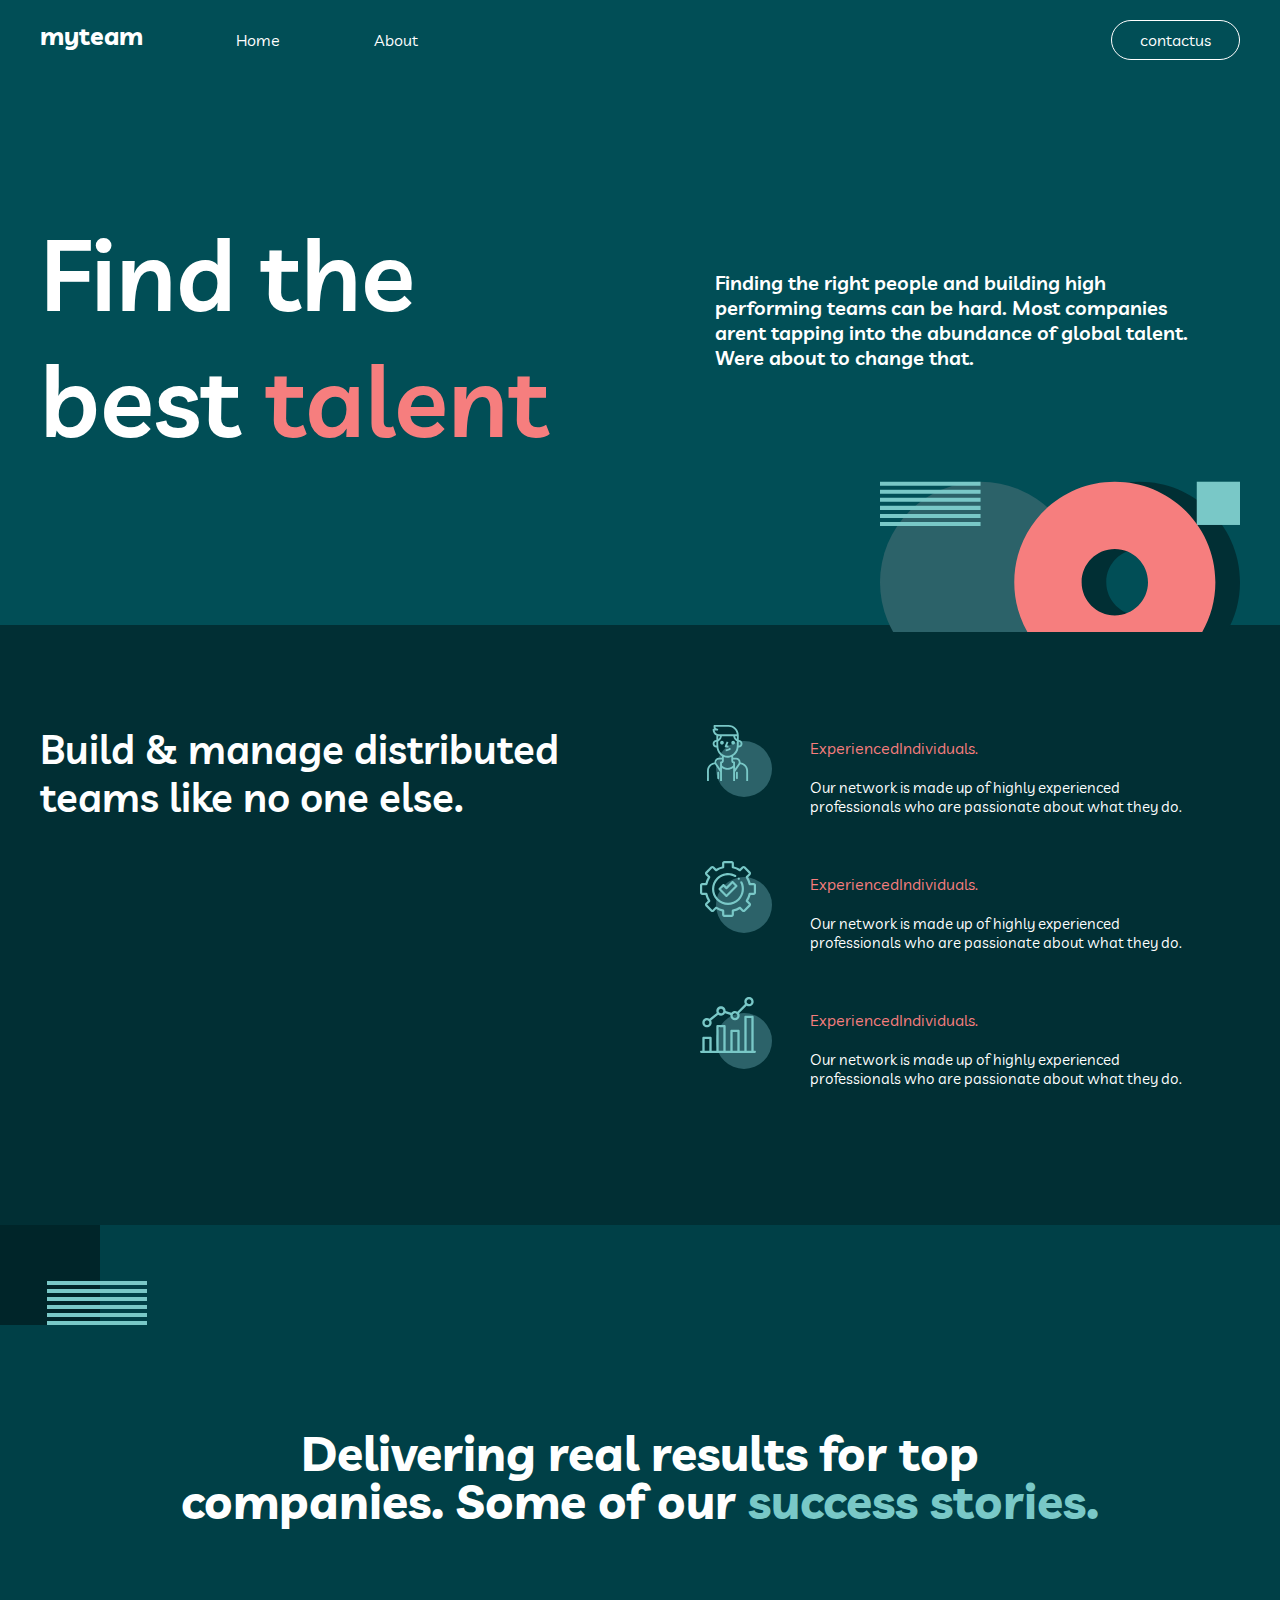
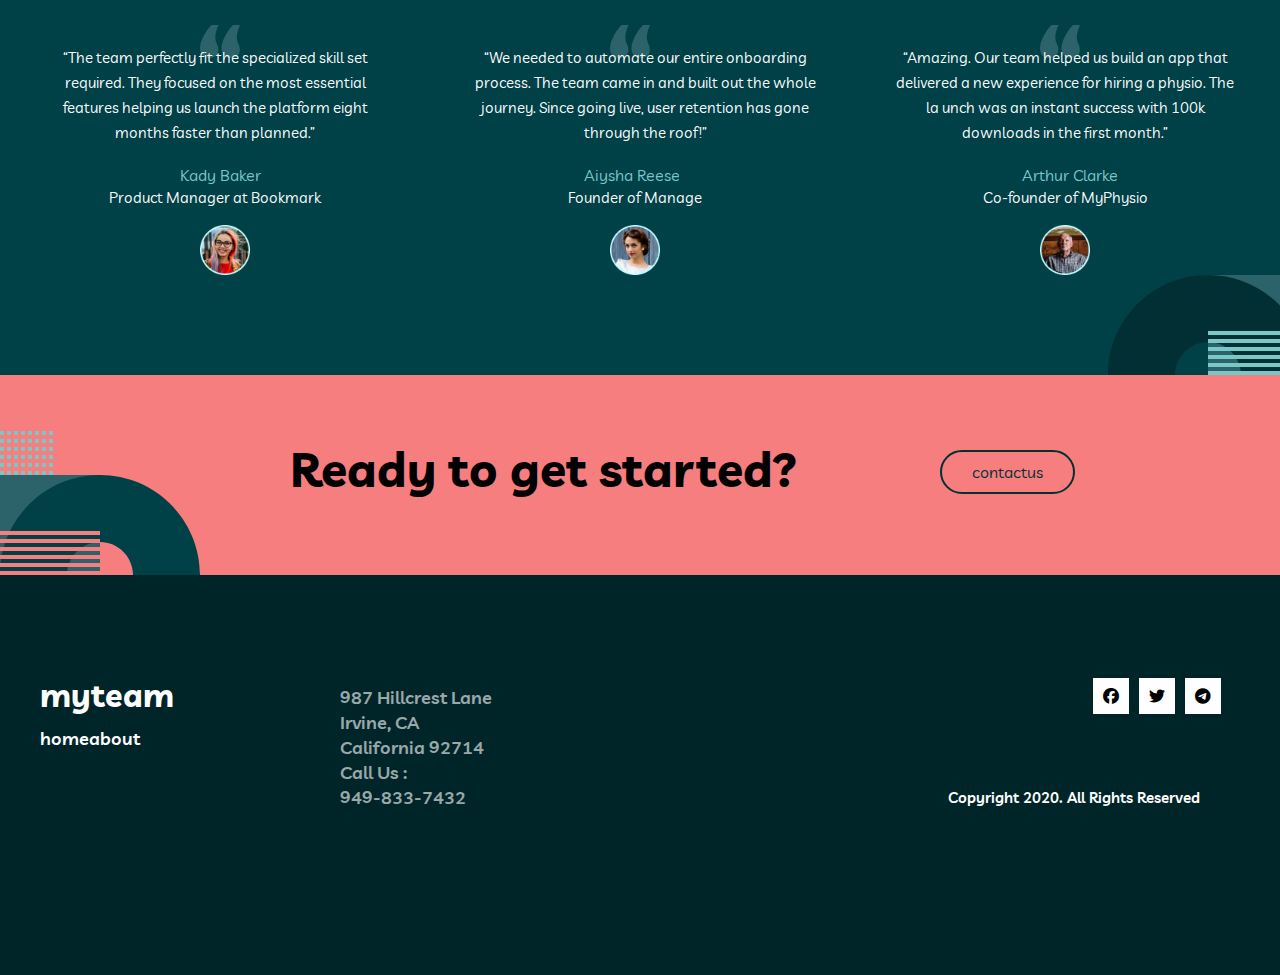
<file: index.html>
<!DOCTYPE html>
<html lang="en">
<head>
  <meta charset="UTF-8">
  <meta http-equiv="X-UA-Compatible" content="IE=edge">
  <meta name="viewport" content="width=device-width, initial-scale=1.0">
  <title>Document</title>
  <link rel="stylesheet" href="/style/col.css">
  <link rel="stylesheet" href="/style/main.css">
  <link rel="stylesheet" href="https://cdnjs.cloudflare.com/ajax/libs/font-awesome/6.1.1/css/all.min.css">
  <link rel="preconnect" href="https://fonts.googleapis.com">
<link rel="preconnect" href="https://fonts.gstatic.com" crossorigin>
<link href="https://fonts.googleapis.com/css2?family=Livvic:ital,wght@0,100;0,200;0,300;0,400;0,500;0,600;0,700;1,100;1,200;1,300;1,400;1,500;1,600;1,700&family=Montserrat:ital,wght@0,100;0,200;0,300;0,400;0,500;0,600;0,700;0,800;0,900;1,100;1,200;1,300;1,400;1,500;1,600;1,700;1,800;1,900&family=Open+Sans:ital,wght@0,500;0,700;1,300;1,400;1,500;1,600;1,700&family=Signika:wght@300;400;500;600;700&display=swap" rel="stylesheet">

</head>
<body>
  <header>

    <div class="conteiner">
      <div class="logo row col-12 between align-center">
        <h1>myteam</h1>
        <a href="#">Home</a>
        <a href="./about.html">About</a>
        <a href="./contct.html" class="click">contactus</a>
        <i style="color:aliceblue" class="fas fa-bars"></i>
      </div>
    </div>
    <div class="img">
      <div class="conteiner">
        <div class="find row">
          <div class="right-section col-6 row">
            <div class="right-sec-title">
              <h1>Find the <br> best  <span>talent</span></h1>
            </div>
          </div>
          <div class="left-sub col-4">
            <div class="left-title">

              <p>Finding the right people and building high performing teams can be hard. Most companies  arent tapping into the abundance of global talent. Were about to change that.</p>

            </div>
            <img src="./img/Group 7 (1).svg" alt="img">
          </div>
        </div>
      </div>
    </div>
  </header>
  <section class="b-m row between">
    <div class="conteiner">
      <div class="build-sec row">
        <div class="build col-6 row">
          <div class="build-title">
            <h1>Build & manage
              distributed <br> teams
              like no one else.</h1>
          </div>
        </div>
        <div class="manage col-6 row align-center">
          <div class="manage-img col-3">
            <img src="./img/Group 11 (1).svg" alt="img">
          </div>
          <div class="manage-title col-8">
            <span>ExperiencedIndividuals.</span>
            <p>Our network is made up of highly experienced professionals who are passionate about what they do.</p>
          </div>
          <div class="manage-img col-3">
            <img src="./img/Group 12.svg" alt="img">
          </div>
          <div class="manage-title col-8">
            <span>ExperiencedIndividuals.</span>
            <p>Our network is made up of highly experienced professionals who are passionate about what they do.</p>
          </div>
          <div class="manage-img col-3">
            <img src="./img/Group 13.svg" alt="img">
          </div>
          <div class="manage-title col-8">
            <span>ExperiencedIndividuals.</span>
            <p>Our network is made up of highly experienced professionals who are passionate about what they do.</p>
          </div>
        </div>
      </div>
    </div>
  </section>
  <section class="result">
    <img class="top-img" src="./img/top.svg" alt="img">
    <div class="conteiner">
      <div class="result-title center ">
        <h2>Delivering real results for top <br> companies. Some of our <span>success stories.</span></h2>
      </div>
     <div class="group row">
      <div class="team row center">
        <div class="kod">
          <img src="./img/“ (1).png" alt="img" >
          <p> “The team perfectly fit the specialized skill set required. They focused on the most essential features helping us launch the platform eight months faster than planned.”</p>
        </div>
        <div class="meta">
          <span>Kady Baker</span>
        </div>
        <div class="kod-title">
          <p>Product Manager at Bookmark</p>
        </div>
        <div class="oval-iim">
          <img src="./img/Oval@2x.png" alt="">

        </div>

      </div>
      <div class="aishe center">
        <div class="aishe-img center">
          <img src="./img/qosht.png" alt="img">
          <p>“We needed to automate our entire onboarding process. The team came in and built out the whole journey. Since going live, user retention has gone through the roof!”</p>
        </div>
        <div class="meta">
          <span>Aiysha Reese</span>
        </div>
        <div class="aishe-title">
          <p>Founder of Manage</p>
        </div>
        <div class="aisha-pic">
          <img src="./img/Oval Copy 5.png" alt="img">
        </div>
      </div>
        <div class="arthur center">
        <div class="bottom-img">
          <img src="./img/bottom.svg" alt="img">
        </div>
        <div class="arthur-img">
          <img src="./img/qosht.png" alt="img">
        </div>
        <div class="arthur-title">
          <p>“Amazing. Our team helped us build an app that delivered a new experience for hiring a physio. The la unch was an instant success with 100k downloads in the first month.”</p>
          <div class="clarke">
            <span>Arthur Clarke</span>
            <p>Co-founder of MyPhysio</p>
          </div>
          <div class="oval-img">
            <img src="./img/Oval Copy 6.png" alt="img">
          </div>


        </div>

      </div>
     </div>

    </div>
  </section>
  <section class="red">
    <img src="./img/red.svg" alt="img">
    <div class="conteiner">
      <div class="get">
        <div class="started ">
          <h1>Ready to get started?</h1>
        </div>
        <div class="contact">
          <a href="./contct.html">contactus</a>
        </div>
      </div>
    </div>
  </section>
  <footer>
    <div class="conteiner">
      <div class="footer-wrapper row between">
        <div class="wrapper col-3">
          <div class="footer-logo">
            <h1>myteam</h1>

          </div>
          <div class="contem col-3 row">
            <p>home</p>
            <!-- &nbsp;&nbsp;&nbsp; -->
            <p>about</p>
          </div>
        </div>
        <div class="footer-title">

          <p>987  Hillcrest Lane</p>
          <p>Irvine, CA</p>
          <p>California 92714</p>
          <p> Call Us :</p>
          <p>949-833-7432</p>
        </div>
        <div class="footer-icon">
          <a href="#"><i class="fab fa-facebook"></i></a>
          <a href="#"><i class="fab fa-twitter"></i></a>
          <a href="#"><i class="fab fa-telegram"></i></a>
        </div>
        <div class="icon-btm-title">
          <p>Copyright 2020. All Rights Reserved</p>
        </div>
      </div>
    </div>
  </footer>
</body>
</html>
</file>
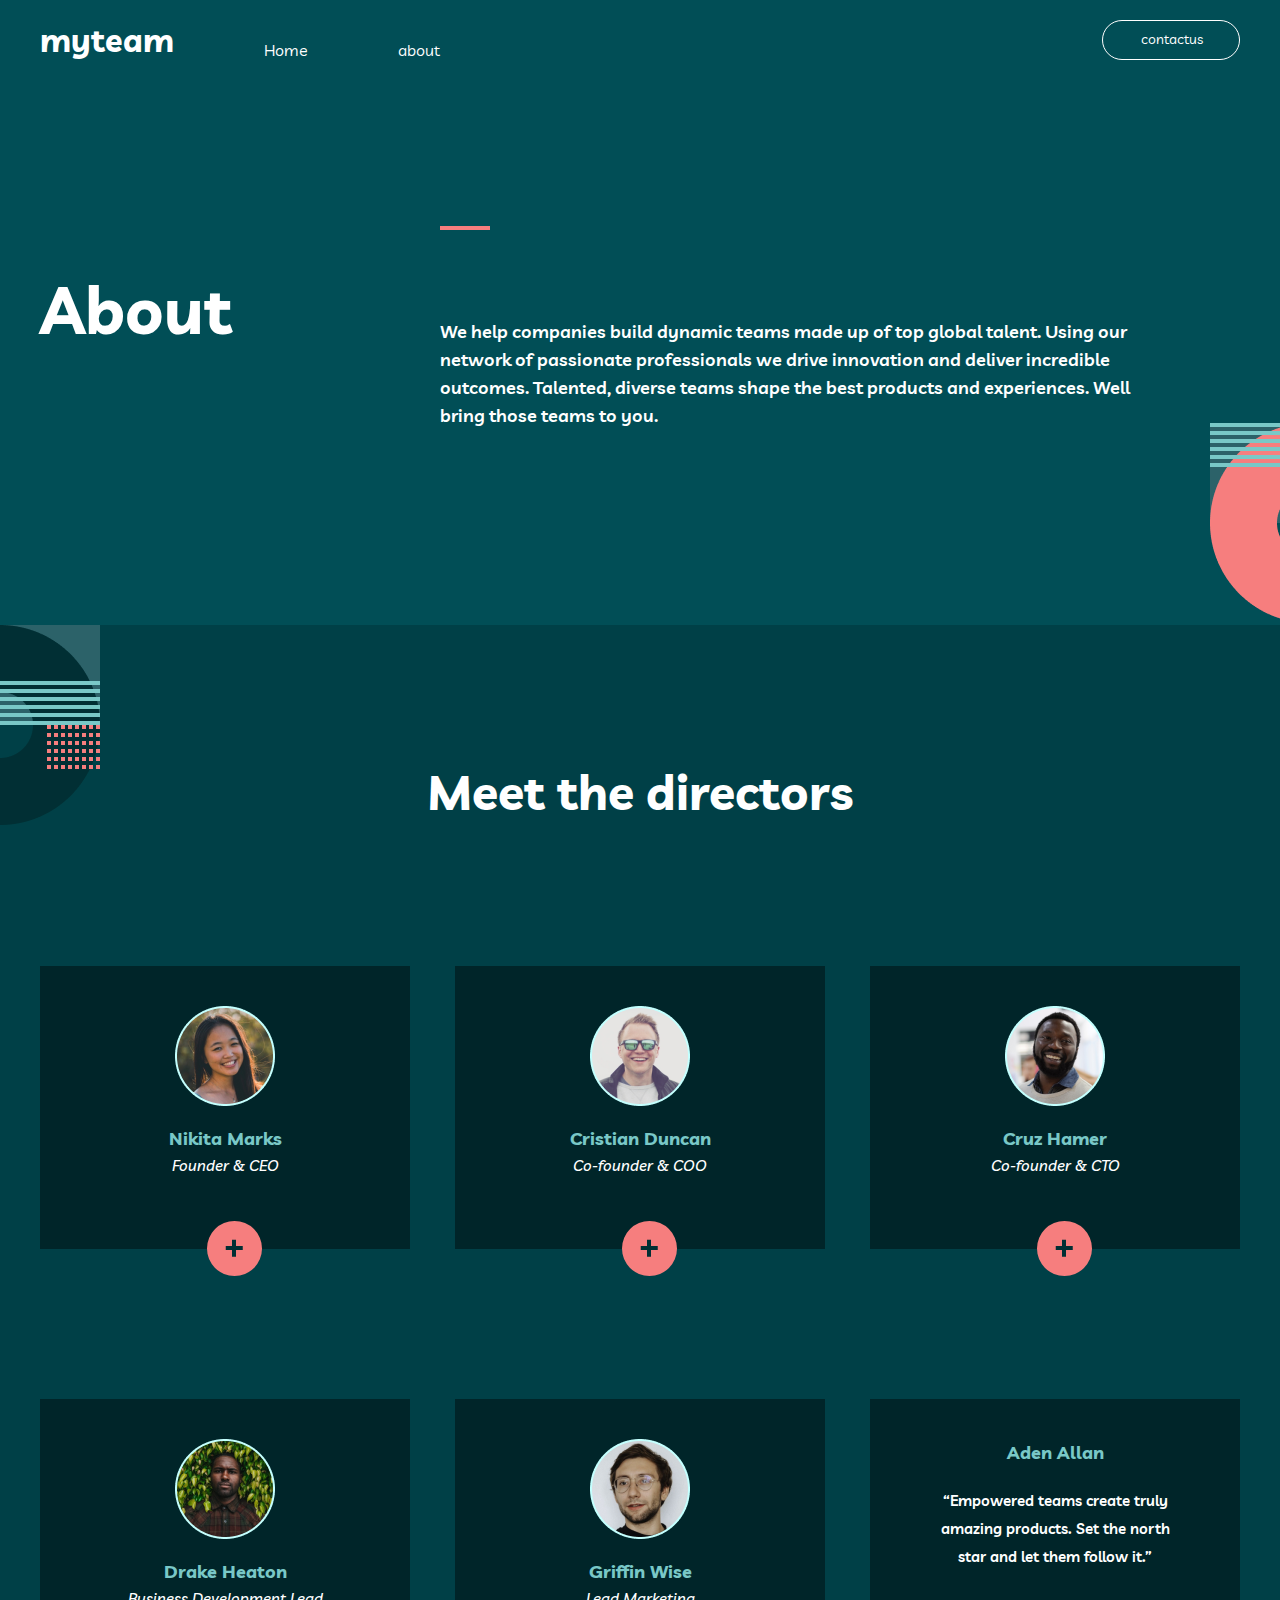
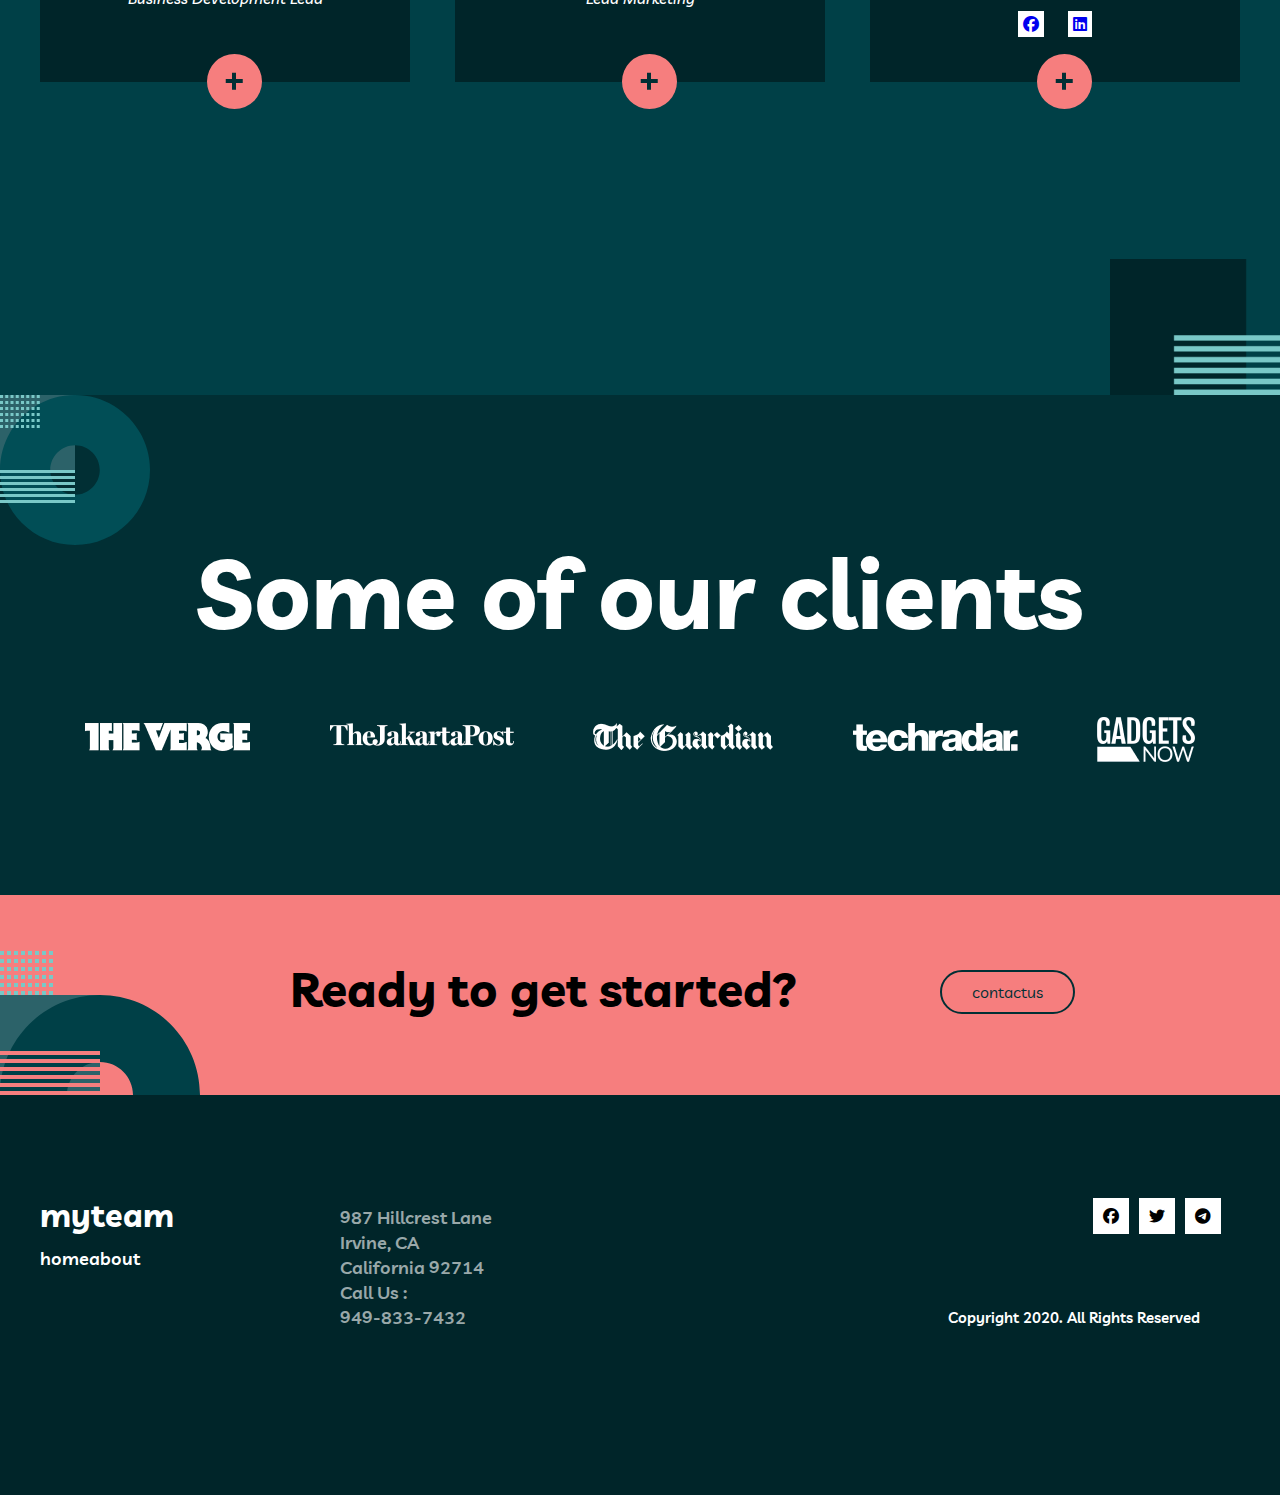
<file: about.html>
<!DOCTYPE html>
<html lang="en">
<head>
  <meta charset="UTF-8">
  <meta http-equiv="X-UA-Compatible" content="IE=edge">
  <meta name="viewport" content="width=device-width, initial-scale=1.0">

  <title>About</title>
  <link rel="stylesheet" href="style/col.css">
  <link rel="stylesheet" href="style/main.css">
  <link rel="stylesheet" href="https://cdnjs.cloudflare.com/ajax/libs/font-awesome/6.1.1/css/all.min.css">
  <link rel="preconnect" href="https://fonts.googleapis.com">
<link rel="preconnect" href="https://fonts.gstatic.com" crossorigin>
<link href="https://fonts.googleapis.com/css2?family=Livvic:ital,wght@0,100;0,200;0,300;0,400;0,500;0,600;0,700;1,100;1,200;1,300;1,400;1,500;1,600;1,700&family=Montserrat:ital,wght@0,100;0,200;0,300;0,400;0,500;0,600;0,700;0,800;0,900;1,100;1,200;1,300;1,400;1,500;1,600;1,700;1,800;1,900&family=Open+Sans:ital,wght@0,500;0,700;1,300;1,400;1,500;1,600;1,700&family=Signika:wght@300;400;500;600;700&display=swap" rel="stylesheet">
</head>
<body>
  <header class="about-headre">
    <div class="conteiner">
      <div class="head col-12 row between">
        <div class="head-logo col-4 row between align-center">
          <h1>myteam</h1>
          <a href="./index.html">Home</a>
          <a href="#">about</a>
        </div>
        <div class="head-item col-1">
          <a href="./contct.html">contactus</a>
        </div>
      </div>
      <div class="about-sec row">
        <div class="about col-4">
          <div class="about-title">
            <h1>About</h1>
          </div>
        </div>

        <div class="right-title col-7">
          <div class="line">
            <img src="./img/line.png" alt="img">
          </div>
          <p>We help companies build dynamic teams made up of top global talent. Using our network of passionate professionals we drive innovation and deliver incredible outcomes. Talented, diverse teams shape the best products and experiences. Well  bring those teams to you.</p>
        </div>
        <div class="right-title-img">
          <img src="./img/about.png" alt="img">
        </div>
      </div>
    </div>

  </header>

  <section class="intro">
    <div class="introtop-img">
      <img src="./img/FR.png" alt="img">
    </div>
    <div class="conteiner">
      <!-- <img src="./img/hed.png" alt=""> -->
      <div class="meet col-12">
        <div class="mett-title center row">
          <h1>Meet the directors</h1>
        </div>
        <div class=" mett-direct col-12 row between">
          <div class="nikita-section center">
            <div class="nikita-content">
              <img src="./img/nikita.png" alt="img">
            <div class="nikita-name">
              <p>Nikita Marks</p>
            </div>
            <div class="nikita-job">
              <p>Founder & CEO</p>
                 <div class="button_plus">

                </div>

            </div>
          </div>
            </div>
          <div class="cristian-section  center">
            <div class="cristian-content">
              <img src="./img/criistiano.png" alt="img">
            <div class="cristian-name">
              <p>Cristian Duncan</p>
            </div>
            <div class="cristian-job">
              <p>Co-founder & COO</p>
              <div class="button_plus"></div>
            </div>
          </div>
            </div>
          <div class="cruz-section  center">
            <div class="cruz-content">
              <img src="./img/Cruz.png" alt="img">
            <div class="cruz-name">
              <p>Cruz Hamer</p>
            </div>
            <div class="cruz-job">
              <p>Co-founder & CTO</p>
              <div class="button_plus"></div>
            </div>
          </div>
            </div>
          <div class="drek-section  center">
            <div class="drek-content">
              <img src="./img/drake.png" alt="img">
            <div class="drek-name">
              <p>Drake Heaton</p>
            </div>
            <div class="drek-job">
              <p>Business Development Lead</p>
              <div class="button_plus"></div>
            </div>
          </div>
            </div>
          <div class="cruz-section  center">
            <div class="cruz-content">
              <img src="./img/Griffin.png" alt="img">
            <div class="cruz-name">
              <p>Griffin Wise</p>
            </div>
            <div class="cruz-job">
              <p>Lead Marketing</p>
              <div class="button_plus"></div>
            </div>
          </div>
            </div>
            <div class="x-section center ">
            <div class="x-content">
              <h4>Aden Allan</h4>
              <p>“Empowered teams create truly <br> amazing products. Set the north <br> star and let them follow it.”</p>
          </div>
          <div class="x-icons">
            <a href="#"><i class="fab fa-facebook"></i></a>
            <a href="#"><i class="fab fa-linkedin"></i></a>


          </div>
          <div class="x-btm-img">
            <div class="button_plus"></div>
          </div>
          <div class="bottom-im">
            <img src="./img/Group 8 Copy.png" alt="img">
          </div>
            </div>

        </div>
      </div>
    </div>
  </section>
  <section class="clients">
    <div class="client-top-img">
      <img src="/img/client-top.svg" alt="img" width="200px
      ">
    </div>
    <div class="conteiner">

      <div class="client-title col-12 center">
        <h1>Some of our clients</h1>
      </div>
      <div class="client-img center">
        <img src="./img/client-img.png" alt="img">
      </div>
    </div>
  </section>
  <section class="red">
    <img src="./img/red.svg" alt="img">
    <div class="conteiner">
      <div class="get">
        <div class="started ">
          <h1>Ready to get started?</h1>
        </div>
        <div class="contact">
          <a href="./contct.html">contactus</a>
        </div>
      </div>
    </div>
  </section>

    <footer>
      <div class="conteiner">
        <div class="footer-wrapper row between">
          <div class="wrapper col-3">
            <div class="footer-logo">
              <h1>myteam</h1>

            </div>
            <div class="contem col-3 row">
              <p>home</p>
              <!-- &nbsp;&nbsp;&nbsp; -->
              <p>about</p>
            </div>
          </div>
          <div class="footer-title">

            <p>987  Hillcrest Lane</p>
            <p>Irvine, CA</p>
            <p>California 92714</p>
            <p> Call Us :</p>
            <p>949-833-7432</p>
          </div>
          <div class="footer-icon">
            <a href="#"><i class="fab fa-facebook"></i></a>
            <a href="#"><i class="fab fa-twitter"></i></a>
            <a href="#"><i class="fab fa-telegram"></i></a>
          </div>
          <div class="icon-btm-title">
            <p>Copyright 2020. All Rights Reserved</p>
          </div>
        </div>
      </div>
    </footer>

</body>
</html>
</file>
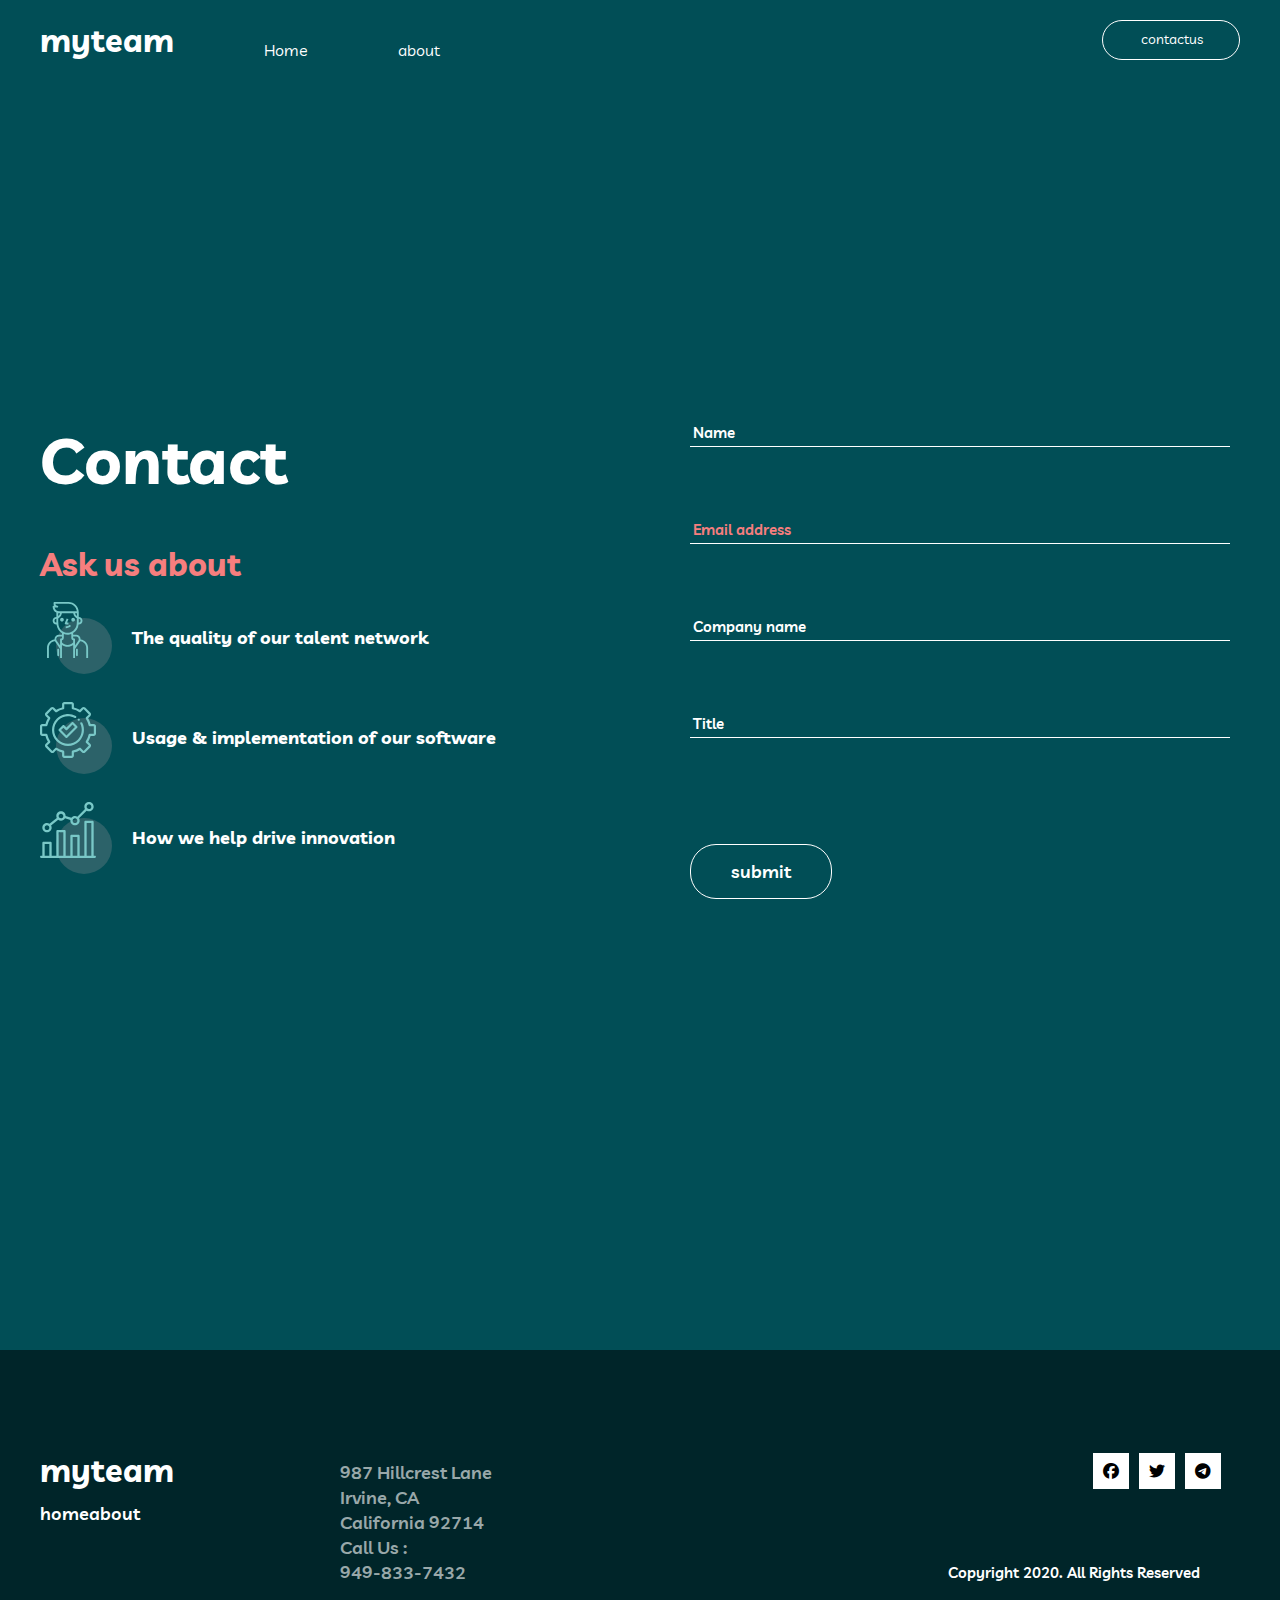
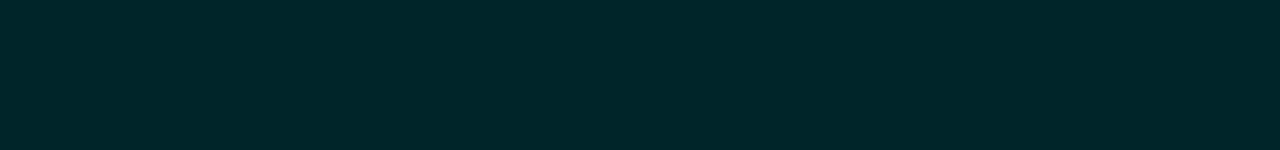
<file: contct.html>
<!DOCTYPE html>
<html lang="en">
<head>
  <meta charset="UTF-8">
  <meta http-equiv="X-UA-Compatible" content="IE=edge">
  <meta name="viewport" content="width=device-width, initial-scale=1.0">
  <title>Document</title>
  <link rel="stylesheet" href="./style/col.css">
  <link rel="stylesheet" href="./style/main.css">
  <link rel="stylesheet" href="https://cdnjs.cloudflare.com/ajax/libs/font-awesome/6.1.1/css/all.min.css">
  <link rel="preconnect" href="https://fonts.googleapis.com">
<link rel="preconnect" href="https://fonts.gstatic.com" crossorigin>
<link href="https://fonts.googleapis.com/css2?family=Livvic:ital,wght@0,100;0,200;0,300;0,400;0,500;0,600;0,700;1,100;1,200;1,300;1,400;1,500;1,600;1,700&family=Montserrat:ital,wght@0,100;0,200;0,300;0,400;0,500;0,600;0,700;0,800;0,900;1,100;1,200;1,300;1,400;1,500;1,600;1,700;1,800;1,900&family=Open+Sans:ital,wght@0,500;0,700;1,300;1,400;1,500;1,600;1,700&family=Signika:wght@300;400;500;600;700&display=swap" rel="stylesheet">
</head>
<body>
  <header class="head-contact">
    <div class="conteiner">
      <div class="head col-12 row between">
        <div class="head-logo col-4 row between align-center">
          <h1>myteam</h1>
          <a href="./index.html">Home</a>
          <a href="./about.html">about</a>
        </div>
        <div class="head-item col-1">
          <a href="#">contactus</a>


        </div>
        <div class="head-icon">
          <i class="fas fa-bars" style="color: white;"></i>
        </div>

      </div>
      <div class="contacts row col-12 ">

        <div class="contact-content col-6">
          <div class="contct-title">
            <h1>Contact</h1>
          </div>
          <div class="contact-sub">
            <p>Ask us about</p>
          </div>
        <div class="wrapper-about">
          <div class="ask-about row align-center">
            <img src="./img/Group 11 (1).svg" alt="img">
            <p>The quality of our talent network</p>
          </div>
          <div class="ask-about row align-center">
            <img src="./img/Group 12.svg" alt="img">
            <p>Usage & implementation of our software</p>
          </div>
          <div class="ask-about row align-center">
            <img src="./img/Group 13.svg" alt="img">
            <p>How we help drive innovation</p>
          </div>
        </div>
        </div>
        <div class="contact-form col-6">
          <form action="#">
            <div class="group">
              <input class="group-input" type="text"><span class="bar"></span>
              <label>Name<label>
              </div>
              <div class="mail">
                <input type="email" name="email"><span class="span"></span>
              <label>Email address<label>
              </div>
              <div class="comp">
                <input  type="text"><span class="com"></span>
                <label>Company name<label>
                </div>
              <div class="title">
                <input  type="text"><span class="tit-span"></span>
                <label>Title<label>
                </div>
                <div class="submit">
                  <a href="#">submit</a>
                </div>
            </div>
          </form>

        </div>
      </div>
    </div>
  </header>
  <footer>
    <div class="conteiner">
      <div class="footer-wrapper row between">
        <div class="wrapper col-3">
          <div class="footer-logo">
            <h1>myteam</h1>

          </div>
          <div class="contem col-3 row">
            <p>home</p>
            <!-- &nbsp;&nbsp;&nbsp; -->
            <p>about</p>
          </div>
        </div>
        <div class="footer-title">

          <p>987  Hillcrest Lane</p>
          <p>Irvine, CA</p>
          <p>California 92714</p>
          <p> Call Us :</p>
          <p>949-833-7432</p>
        </div>
        <div class="footer-icon">
          <a href="#"><i class="fab fa-facebook"></i></a>
          <a href="#"><i class="fab fa-twitter"></i></a>
          <a href="#"><i class="fab fa-telegram"></i></a>
        </div>
        <div class="icon-btm-title">
          <p>Copyright 2020. All Rights Reserved</p>
        </div>
      </div>
    </div>
  </footer>

</body>
</html>
</file>
<file: style/col.css>
*{
  margin: 0;
  padding: 0;
  box-sizing: border-box;
}


.conteiner{
  width: 1200px;
  margin: 0 auto;
}

.row{
  display: flex;
  flex-flow: wrap row;

}
.column {
  flex-direction: column;
}
ul{
  list-style: none;
}
a {
  text-decoration: none;
}
.align-center {
  align-items: center;
}
.align-end {
  align-items: flex-end;
}
.center{
  text-align: center;
  justify-content: center;
}
.between {
  justify-content: space-between;
}
.around {
  justify-content: space-around;
}
.col-1{
  flex-basis: 8.33333%;
  max-width: 8.33333%;
}
.col-2{
  flex-basis: 16.6666%;
  max-width: 16.6666%;
}
.col-3{
  flex-basis: 25%;
  max-width: 25%;
}
.col-4{
  flex-basis: 33.33333%;
  max-width: 33.33333% ;
}
.col-5{
  flex-basis: 41.6666%;
  max-width: 41.6666% ;
}
.col-6{
  flex-basis:50%;
  max-width: 50%;
}
.col-7{
  flex-basis: 58.333333%;
  max-width: 58.333333%;
}
.col-8{
  flex-basis:66.6666%;
  max-width:66.6666%;
}
.col-9{
  flex-basis: 75%;
  max-width: 75%;
}
.col-10{
  flex-basis:83.33333%;
  max-width: 83.33333%;
}
.col-11{
  flex-basis:91.6666%;
  max-width: 91.6666%;
}
.col-12{
  flex-basis:100%;
  max-width: 100%;
}
</file>
<file: style/main.css>
*{
  box-sizing: border-box;
  font-family:'Livvic', sans-serif;
}


header{


  background-color: #014E56;
  height: 625px;
}
.img{


  /* background-image: url('../img/hed.png'); */
  background-repeat: no-repeat;
  background-position:left ;
  background-size: 100px;
}


header a{
  margin-top: 20px;
  color: white;
}

.logo h1{
  margin-top: 10px;
  font-size: 25px;
  color: white;
}
.click{
  margin-left: 50%;
  padding-top: 9px;
  padding-bottom:9px;
  padding-right: 28px;
  padding-left: 28px;
  border: 1px solid ;
  border-radius: 26px;
}

.find{
  position: relative;

}

.right-section{
  position: absolute;
  width: 50%;
  background-color: #014E56;


}
.right-sec-title h1{
  position: absolute;
  top: 150px;
  color: white;
  font-weight: 600;
  font-size: 100px;
}

.right-sec-title span{
  color: #F67E7E;
}
.left-sub{
  position: absolute;
  left: 70%;
  top: 150px;

}
.left-title{
  position: absolute;

}



.left-sub img{
  position: absolute ;
  top: 222px;
  left: 10%;
  width: 360px;
  height: 200px;
}

.left-sub p{
  position: absolute;
  color: white;
  width: 475px;
  height: 112px;
  right: -410px;
  top: 60px;
  font-size: 20px;
  font-weight: 600;
}
.left-title{
  position: absolute;
  right: 100px;
}


.b-m{
  /* position: relative; */
  height: 600px;
  background-color: #012F34;
}

.build-sec{
  position: relative;

}
.build{
  position: absolute;
  top: 100px;

}
.manage{
  position: absolute;
  top: 100px;
  left:50%;
}


.build-title h1 {
  position: absolute;
  /* left: 100px; */
  height: 150px;
  width: 600px;
  font-size: 40px;
  font-weight: 600;
  line-height: 48px;
  color: white;
}

.manage-title p{
  /* position: absolute; */
  width: 100%;
  height: 50px;
  font-size: 15px;
  color: white;
  margin: 20px;
  /* top: 10px; */

}
.manage-img img{
  margin-bottom: 60px;
  margin-left: 60px;
}
.manage-title span{
  widows: 100%;
  margin: 20px;
  color: #F67E7E;
}

.result{
  /* margin-top: 200px; */
  width: 100%;
  height: 750px;
  background-color: #004047;
}

.top-img{
  /* width: 150px; */
}
.result span{
  color: #79C8C7;

  background-image: url();
}
.result h2{

  padding-top: 100px;
  font-size: 48px;
  font-weight: 700;
  line-height: 48px;
  color: white;
}

.team{

  /* margin: 20px; */

  margin-top: 100px;
  position: absolute;
}
.team img{
  width: 40px;
  position: absolute;
  top: -30%;
  left: 120px;

}
.team p{
  position: absolute;
  top: 20px;
  width: 350px;
  height: 100px;
  font-weight: 600px;
  font-size: 15px;
  line-height: 25px;
  color: #ffffff;


}
.meta{
  position: absolute;
  width: 100px;
  top: 140px;
  left: 130px;

}
.group{
  position: relative;
  /* width: 200px; */
}

.kod-title{
  position: absolute;
  top:140px ;
}
.kod img{
  margin-left: 40px;
}

.oval-iim{
  position: absolute;
  width: 70px;
  top: 200px;
  left: 40px;
}
.oval-iim img{
  width: 50px;
}

.aishe{
  position: absolute;
  left: -220px;
}
.aishe-img img{
  position: absolute;
  width: 40px;
  top: 100px;
  right: -830px;
}
.aishe p{
  position: absolute;
  width: 350px;
  height: 300px;
  font-size: 15px;
  font-weight: 400;
  line-height: 25px;
  color: #ffffff;
  top: 120px;
  right: -1000px;
}
.aishe span{
  position: absolute;
  right: -630%;
  top: 100px;
}
.aishe-title{
  position: absolute;
  top: 140px;
  left: -10px;
}
.aisha-pic{
  position: absolute;
}
.aisha-pic img{
  width: 50px;
  position: absolute;
  top: 300px;
  left: 790px;


}
.arthur{
  margin-right: 40px;
  position: relative;
  top: 130px;
  left: 900px;
}

.arthur-title p{
  position: absolute;
  width: 350px;
  top: -10px;
  left: -50px;
  height: 300px;
  font-size: 15px;
  font-weight: 400;
  line-height: 25px;
  color: #ffffff;
}
.arthur-img img{
  position: absolute;
  width: 40px;
  top: -30px;
  left: 100px;

}
.clarke span{
  position: absolute;
  width: 100px;
  top: 110px;
  left: 80px;
}
.clarke p{
  position: absolute;
  top: 130px;
}

.oval-img img{
  width: 50px;
}
.oval-img{
  position: absolute;
  left: 100px;
  top: 170px;
}
.bottom-img img{
  position: absolute;
  top: 220px;
  left: 168px;
}


.red{
  position: relative;
  width: 100%;
  height: 200px;
  background-color: #F67E7E;
}
.get{
  position: absolute;
  height: 170px;


}
.red img{
  position: absolute;
  top: 55.5px;
}
.red h1{
  width: 600px;
  font-size: 48px;
  font-weight: 700;
  line-height: 48px;
  position: absolute;
  left: 250px;
  top: 70px;
}

.contact a{
  /* width: 200px; */
  position: absolute;
  padding: 10px 30px;
  border: 2px solid
  #012F34;
  color: #012F34;
  border-radius: 26px;
  top: 75px;
  left: 900px;
}

.contact-content{
  margin-top: 150px;
}
.contact a:hover{
  background-color: #002529;
  transition: .3s ease;
  color: white;
}
footer{
  background-color: #002529;
  height: 400px;
}
.footer-wrapper{
  position: relative;
  top: 100px;
}

.footer-logo{
  position: absolute;
  color: white;
}
.contem{
  position: absolute;
  top: 50px;
  color: white;
  font-size: 18px;
  font-weight: 600;
  line-height: 28px;
}
.contem:hover p{
  color: #F67E7E;
}
.footer-title {
  height: 285px;
  font-size: 18px;
  font-weight: 600;
  line-height: 25px;
  color: #99A8A9;
  position: absolute;
  top: 10px;
  left: 300px;
}
.footer-icon{
  margin-left: 1050px;
  position: absolute;

}
.footer-icon i{

  margin: 3px;
  padding: 10px 10px 10px;
  background-color: white;
  /* position: absolute; */
  color: black;
}

.footer-icon .fa-facebook:hover{
  color: #F67E7E;
  background-color: #002529;
}

.footer-icon .fa-twitter:hover{
  color: #F67E7E;
  background-color: #002529;
}
.footer-icon .fa-telegram:hover{

  color: #F67E7E;
  background-color: #002529;
}
/* .footer-icon:hover i{
  color: #F67E7E;
  background-color: #002529;
} */
.icon-btm-title{
  /* position: absolute; */
  font-size: 15px;
  font-weight: 600;
  line-height: 25px;
  margin-right: 40px;
  margin-top: 110px;
  color:white

}
.logo i{
  width: 20px;
  height: 3px;
}


.logo i{
  display: none;
}


@media only screen and (max-width:960px) {

    .conteiner{
      width: 800px;
    }
    header{
      height: 912px;
    }


    .find{

    }
    .right-section{
      left: 140px;


      text-align: center;

    }
    .right-sec-title h1{
      width: 400px;
      height: 100px;
      font-size: 70px;

    }


    .left-title p{
      left: 410px;
      width: 450px;
      height: 250px;
      text-align: center;


    }
    .left-title{
      top: 250px;
      left: -820px;


    }
    .left-sub img{

      width: 350px;
      left: -380px;
      top:510px
      ;

    }
    .img{
      margin-left: 120px;
      /* background-image: none; */
    }

    .build-title h1{
      font-size: 35px;
      font-weight: 600px;
      width: 500px;
      height: 150px;
      width: 600px;

    }

    .b-m{
      height: 750px;
    }

    .build{
      margin-top: 10px;
    }
    .manage{
      margin-left:50px;
      margin-top: 200px;
      left: -15%;
      height: 300px;

      /* width: 900px; */


    }
    .manage-img{
      margin-right: 30px;
    }
    .manage p{
      width: 600px;
    }

    .result{
      height: 1360px;
    }
    .result-title h2{
      font-size: 32px;
      line-height: 32px;
    }
    .kod p{
      width: 680px;
      height: 75px;
      left: -140px;
    }
    .team {
      margin-left: 200px;

    }

    .aishe{
      top: 300px;
      left: -420px;
    }
    .aishe-img p{
      width: 700px;
      left: 480px;
    }

    .arthur{
      top: 780px;
      left: 280px;
    }
    .arthur p{
      width: 670px;
      left: -220px;
    }

    .bottom-img img{
      margin-left: 200px;
    }

    .clarke p{
      left: -210px;
    }
    .red{

      height: 200px;
    }

    .started h1{
      width: 505px;
      height: 32px;
      line-height: 32px;
      top: 84px;
      left: 120px;
    }
    .red a{
      left: 700px;
    }

    .contem{
      margin-top: 50px;
    }

    .footer-icon{
      top: 150%;
     left: -1050px;

    }
    .footer-title{
      left: 600px;
    }
    .icon-btm-title{
      margin-top: 100px;
      color: black;
    }
  }
  @media only screen and (max-width:576px) {
    .conteiner{
      width: 500px;
    }
    .logo a{
      display: none;
    }
    .logo i{
      display: block;
    }
    .right-sec-title h1{

      left: -190px;
    }
    .left-title{
      top: 200px;
      text-align: center;
      width: 200px;
      font-size: 30px;

    }
    .left-sub img{
      width: 400px;
      top: 520px;

    }
    .b-m{
      height: 1200px;
    }
    .build-title h1 {
      width: 240px;
      height: 160px;
      left: 50px;
      font-size: 30px;
    }
    .manage{
      margin-top: 250px;
      width: 200px;
    }
    .manage img{
      margin-left: 200px;
    }
    .manage p{
      width: 497px;
      height: 75px;
      margin-left: 50px;

    }

    .manage span{
      margin-left: 160px;
    }
    /* .manage span{
      margin-left: 190px;
    } */

    .result{
      /* height: 950px; */
    }
    .result-title{
      width: 327px;
      height: 100px ;
      font-size: 15px;
      line-height: 25px;
      margin-left: 90px;
    }
    .kod p{
      width: 337px;
      left: -115px;
      top: 90px;
    }
    .kod img{
      top: 70px;
      left: -2px;
    }
    .meta{
      top: 210px;
      left: -2px;
     }
    .kod-title{
      top: 220px;
      left: -120px;
    }
    .oval-iim{
      top: 280px;
      left: -90px;
    }

    .aishe p{
      width: 330px;
      top: 220px;
    }
    .aishe-img img{
      margin-top: 80px;
      margin-right: 135px;

    }
    .aishe span{
      top: 110px;
    }

    /* .aishe-img p{
      width: 300px;
    } */
    .aishe-title{
      top: 130px;
      left: -155px;
    }
    .aishe-img p{
      top: 200px;
      margin-left: 30px;
    }

    .aisha-pic{
      top: 90px;
      left: -135px;
    }

    .arthur-title p{
      width: 330px;
      left: -190px;
      top: 30px;

    }
    .arthur-img img{
      top: 10px;
      left: -40px;
    }

    .clarke span{
      top: 140px;
      left: -70px;
    }
    .clarke p{
      top:170px ;
    }
    .oval-img{
      top: 220px;
      left: -40px;
    }
    .bottom-img img{
      top: 275px;
      left: -180px;
    }
    .red{
      height: 250px;
    }
    .started h1{
      top: 45px;
      width: 327px;
      height: 65px;
      font-size: 32px;
      line-height: 32px;
    }
    .contact a{

      width: 103px;
      padding: 10px 20px;
      font-size: 12px;
      height: 45px;
      top: 130px;
      left: 230px;
    }
    .red img{
      width: 150px;
      /* height: 244px; */
      top: 143px;
    }
    .footer-logo{
      top: -50px;
    }
    .footer-wrapper{
      left: 20px;
    }
    .wrapper{

      margin-left: 180px;

    }
    .contem{
      top: -20px;
    }
    .footer-title{
      text-align: center;
      width: 200px;
      left: 140px;
      top: 100px;
    }
    .footer-icon {
     top: 290px;
     left: -175%;

    }
    .icon-btm-title{

      margin-left: 130px;
      margin-top: 400px;
      color: white  ;
    }
    footer{

      height: 600px;
    }
  }

  /* .head{
    background-color: #014E56;
  } */


  .head-logo h1{
    color:white;
  }
  .head-item {
    font-size: 14px;
    width: 150px;
    padding-top: 9px;
    padding-bottom:5px;
    padding-right: 98px;
    padding-left: 38px;
    border-radius: 26px;
    border: 1px solid #FFFFFF;

  }
  .head-item:hover{
    color: #282c2d;
    background-color: antiquewhite;
    transition: .3s;
  }
  .head-item:hover a{
    color: #002529;
  }

  .about-sec{
    margin-top: 150px;
  }

  .about-title h1{
    margin-top: 50px;
    font-size: 65px;
    font-weight: 700;
    line-height: 100px;
    color: white;
  }




  .right-title{
    /* margin-left: 360px; */
    /* margin-bottom: 50px; */
    /* margin-top: 110px; */
    font-size: 18px;
    font-weight: 600;
    line-height: 28px;
    color: white;
    height: 0px;
  }
  .line{
    margin-bottom: 80px;
  }

  .right-title-img{
    margin-top: 25px;
    margin-left:1260px;
    width: 100;
    height: 200px;
  }

  .right-title-img{
    width: 50px;
    height: 50px;
    margin-left: 1170px;
  }
  .right-title-img img{
    margin-top: 38px;
    /* width: 85px; */
  }
  /* .right-title-img img{
    width: 85px;
    margin-right: 200px;

  } */
  /* .right-title-img{
    margin-right: 100px;
  } */


  .intro{
    background-color: #004047;
    height: 1370px;
  }
  .meet{

  }

  .introtop-img{
    width: 100px;
    height: 3px;
  }
  .mett-title h1{
    padding-top: 140px;
    font-size: 48px;
    font-weight: 700;
    line-height: 48px;
    color: white;

  }
  .nikita-section{
    position: relative;
    width: 370px;
    margin-top: 150px;
    background-color: #002529;
    height: 283px;

  }
  .nikita-content img{

    /* border-color: white; */
    margin-top: 40px;
  }

  .button_plus {
    position: absolute;
    width: 55px;
    height: 55px;
    background: #F67E7E;
    cursor: pointer;
    /* border: 2px solid rgb(204, 113, 129); */
    border-radius: 50%;


    top: 90%;
    left: 45%;
  }

  .button_plus:after {
    content: '';
    position: absolute;
    transform: translate(-50%, -50%);
    height: 4px;
    width: 30%;
    background:#012F34;
    top: 50%;
    left: 50%;
  }

    .button_plus:before {
      content: '';
      position: absolute;
      top: 50%;
      left: 50%;
      transform: translate(-50%, -50%);
      background: #012F34;
      height: 30%;
      width: 4px;
    }

  .button_plus:hover:before,
  .button_plus:hover:after {
    /* background: #fff; */
    transition: 0.2s;
  }

  .button_plus:hover {
    background-color:
    #79C8C7;
    transition: 0.2s;
    transform: rotate(-45deg);
  }

  .nikita-name{
    margin-top: 15px;
    color:
    #79C8C7;
    font-size: 18px;
    font-weight: 700;
    line-height: 28px;
  }
  .nikita-job{
    font-weight: 500;
    font-style: italic;
    font-size: 15px;
    line-height: 25px;
    color: white;
  }
.cristian-section{
  position: relative;
  width: 370px;
  margin-top: 150px;
  background-color: #002529;
  height: 283px;
}
.cristian-content img{
  margin-top: 40px;
}
.cristian-name{
  margin-top: 15px;
  font-size: 18px;
  font-weight: 700;
  line-height: 28px;
  color: #79C8C7;
}
.cristian-job{
  font-weight: 500;
  font-style: italic;
  font-size: 15px;
  line-height: 25px;
  color: white;
}
.button_plus {
  position: absolute;
  width: 55px;
  height: 55px;
  background: #F67E7E;
  cursor: pointer;
  /* border: 2px solid rgb(204, 113, 129); */
  border-radius: 50%;


  top: 90%;
  left: 45%;
}

.button_plus:after {
  content: '';
  position: absolute;
  transform: translate(-50%, -50%);
  height: 4px;
  width: 30%;
  background:#012F34;
  top: 50%;
  left: 50%;
}

  .button_plus:before {
    content: '';
    position: absolute;
    top: 50%;
    left: 50%;
    transform: translate(-50%, -50%);
    background: #012F34;
    height: 30%;
    width: 4px;
  }

.button_plus:hover:before,
.button_plus:hover:after {
  /* background: #fff; */
  transition: 0.2s;
}

.button_plus:hover {
  background-color:
  #79C8C7;
  transition: 0.2s;
  transform: rotate(-45deg);
}
.cruz-section{
  position: relative;
  width: 370px;
  margin-top: 150px;
  background-color: #002529;
  height: 283px;
}
.cruz-content img{
  margin-top: 40px;
}
.cruz-name{
  margin-top: 15px;
  font-size: 18px;
  font-weight: 700;
  line-height: 28px;
  color: #79C8C7;
}
.button_plus {
  position: absolute;
  width: 55px;
  height: 55px;
  background: #F67E7E;
  cursor: pointer;
  /* border: 2px solid rgb(204, 113, 129); */
  border-radius: 50%;


  top: 90%;
  left: 45%;
}

.button_plus:after {
  content: '';
  position: absolute;
  transform: translate(-50%, -50%);
  height: 4px;
  width: 30%;
  background:#012F34;
  top: 50%;
  left: 50%;
}

  .button_plus:before {
    content: '';
    position: absolute;
    top: 50%;
    left: 50%;
    transform: translate(-50%, -50%);
    background: #012F34;
    height: 30%;
    width: 4px;
  }

.button_plus:hover:before,
.button_plus:hover:after {
  /* background: #fff; */
  transition: 0.2s;
}

.button_plus:hover {
  background-color:
  #79C8C7;
  transition: 0.2s;
  transform: rotate(-45deg);
}
.cruz-job{
  font-weight: 500;
  font-style: italic;
  font-size: 15px;
  line-height: 25px;
  color: white;
}
.drek-section{
  position: relative;
  width: 370px;
  margin-top: 150px;
  background-color: #002529;
  height: 283px;
}
.drek-content img{
  margin-top: 40px;
}
.drek-name{
  margin-top: 15px;
  font-size: 18px;
  font-weight: 700;
  line-height: 28px;
  color: #79C8C7;
}
.drek-job{
  font-weight: 500;
  font-style: italic;
  font-size: 15px;
  line-height: 25px;
  color: white;
}
.button_plus {
  position: absolute;
  width: 55px;
  height: 55px;
  background: #F67E7E;
  cursor: pointer;
  /* border: 2px solid rgb(204, 113, 129); */
  border-radius: 50%;


  top: 90%;
  left: 45%;
}

.button_plus:after {
  content: '';
  position: absolute;
  transform: translate(-50%, -50%);
  height: 4px;
  width: 30%;
  background:#012F34;
  top: 50%;
  left: 50%;
}

  .button_plus:before {
    content: '';
    position: absolute;
    top: 50%;
    left: 50%;
    transform: translate(-50%, -50%);
    background: #012F34;
    height: 30%;
    width: 4px;
  }

.button_plus:hover:before,
.button_plus:hover:after {
  /* background: #fff; */
  transition: 0.2s;
}

.button_plus:hover {
  background-color:
  #79C8C7;
  transition: 0.2s;
  transform: rotate(-45deg);
}
.x-section{
  position: relative;
  margin-top: 150px;
  width: 370px;
  height: 283px;
  background-color: #002529;
}
.x-content{
  margin-top: 40px;

}
.x-content h4{
  font-size: 18px;
  font-weight: 700;
  line-height: 28px;
  color:
  #79C8C7
}
.x-content p{
  margin-top: 20px;
  color: white;
  font-size: 15px;
  font-weight: 600;
  line-height: 28px;
}
.x-icons{
  margin-top: 30px;
}
.x-icons i{
  background-color: white;
  margin: 10px;
  padding: 5px 5px 5px;
}
.button_plus {
  position: absolute;
  width: 55px;
  height: 55px;
  background: #F67E7E;
  cursor: pointer;
  /* border: 2px solid rgb(204, 113, 129); */
  border-radius: 50%;


  top: 90%;
  left: 45%;
}

.button_plus:after {
  content: '';
  position: absolute;
  transform: translate(-50%, -50%);
  height: 4px;
  width: 30%;
  background:#012F34;
  top: 50%;
  left: 50%;
}

  .button_plus:before {
    content: '';
    position: absolute;
    top: 50%;
    left: 50%;
    transform: translate(-50%, -50%);
    background: #012F34;
    height: 30%;
    width: 4px;
  }

.button_plus:hover:before,
.button_plus:hover:after {
  /* background: #fff; */
  transition: 0.2s;
}

.button_plus:hover {
  background-color:
  #79C8C7;
  transition: 0.2s;
  transform: rotate(-45deg);
}

.x-icons i:hover{
  background-color: #F67E7E;
}
/* .bottom-im{
  width: 300px;
  height: 100px;
  margin-top: 210px;
  margin-left: 300px;
} */
.bottom-im img{
  margin-top: 212px;
  width: 200px;
  margin-left: 240px;
  /* height: 100px; */
}

.clients{
  height: 500px;
  background-color: #012F34;
}


.client-title{
  padding-top: 20px;
  font-size: 48px;
  font-weight: 700;
  line-height: 48px;
  color: white
  ;

}

.client-top-img img{
  width: 150px;
}
.client-img {
  margin-top: 100px;
}
.redy{
  background-color: #F67E7E;
  /* margin-top: 100px; */
}


/* .contact-content{
  margin-top:  150px;
} */
.head-contact {

  height: 1350px;
}

.head-logo{
  margin-top: 20px;
}
.head-item{
  margin-top: 20px;
}
.head-icon{
  display: none;
}

/* .contacts{
  margin-bottom: 200px;
} */
.contact-content h1{
  margin-top: 200px;
  /* margin-bottom: 100px; */
  font-size: 64px;
  font-weight: 700;
  line-height: 100px;
  color:
  #FFFFFF;

}
.contact-sub p {
  /* margin-top: 120px; */
}

.about-wrapper{
  /* margin-top: 100px; */
}
.contact-sub p{
  margin-top: 30px;
  font-size: 32px;
  font-weight: 700;
  line-height: 48px;
  color:
  #F67E7E;
}
.ask-about{
  height: 100px;
  /* margin-top: 10px; */

}
.ask-about p{
  /* margin-top: 50px; */
  margin-left: 20px;
  font-size: 18px;
  font-weight: 700;
  line-height: 28px;
  color: #FFFFFF;
}
.contact-form{
  margin-bottom: 100px;
  padding-left: 20px;

}


form{
  /* padding: 20px; */
  /* width: 400px; */
  margin-top: 350px
  ;
  margin-left: 30px;
}
.group{

  position: relative;

}
 .group input{
  width: 540px;
  background: none;
  color: #e3e3e3;
  padding: 10px 10px 10px 5px;
  display: block;
  border: none;
  border-bottom: 1px solid #FFFFFF;
}
 .group-input:focus{
  outline: none;
}
.group-input:focus~label{
  display: none;
}
.group-input~label{
  font-size: 15px;
  font-weight: 600;
  line-height: 25px;
  color: #FFFFFF;
  position: absolute;
  top: 10px;
  left: 3px;

}
.bar{
  position: relative;
  display: block;
}
.bar::before{
  content: '';
  height: 2px;
  position: absolute;
  width: 0px;
  background-color:
  #79C8C7;
  left: 0px;
  bottom: 0px;
}
.group-input:focus ~ .bar::before{
  width: 540px;
  transition: 4s ease;
}
.mail{
  margin-top: 60px;
  position: relative;

}
 .mail input{
  width: 540px;
  background: none;
  color: #e3e3e3;
  padding: 10px 10px 10px 5px;
  display: block;
  border: none;
  border-bottom: 1px solid #FFFFFF;
}
 .mail input:focus{
  outline: none;
}
.mail input:focus~label{
  /* display: none; */
}
.mail input~label{
  font-size: 15px;
  font-weight: 600;
  line-height: 25px;
  color: #F67E7E;
  position: absolute;
  top: 10px;
  left: 3px;

}
.mail input:focus ~ label{
  opacity:0.4;

}
.span{
  position: relative;
  display: block;
}
.span::before{
  content: '';
  height: 2px;
  position: absolute;
  width: 0px;
  background-color:
  #F67E7E;
  left: 0px;
  bottom: 0px;
}
.group-input:focus ~ .bar::before{
  width: 540px;
  transition: 2s ease;
}
.mail input:focus ~ .span::before{
  width: 540px;
  transition: 2s ease;
}

.comp{
  margin-top: 60px;
  position: relative;

}
 .comp input{
  width: 540px;
  background: none;
  color: #e3e3e3;
  padding: 10px 10px 10px 5px;
  display: block;
  border: none;
  border-bottom: 1px solid #FFFFFF;
}
 .comp input:focus{
  outline: none;
}
.comp input:focus~label{
  display: none;
}
.comp input ~ label{
  font-size: 15px;
  font-weight: 600;
  line-height: 25px;
  color: #FFFFFF;
  position: absolute;
  top: 10px;
  left: 3px;

}
.com{
  position: relative;
  display: block;
}
.com::before{
  content: '';
  height: 2px;
  position: absolute;
  width: 0px;
  background-color:
  #79C8C7;
  left: 0px;
  bottom: 0px;
}
.comp input:focus ~ .com::before{
  width: 540px;
  transition: 2s ease;
}

.title{
  margin-top: 60px;
  position: relative;

}
 .title input{
  width: 540px;
  background: none;
  color: #e3e3e3;
  padding: 10px 10px 10px 5px;
  display: block;
  border: none;
  border-bottom: 1px solid #FFFFFF;
}
 .title input:focus{
  outline: none;
}
.title input:focus~label{
  display: none;
}
.title input ~ label{
  font-size: 15px;
  font-weight: 600;
  line-height: 25px;
  color: #FFFFFF;
  position: absolute;
  top: 10px;
  left: 3px;

}
.tit-span{
  position: relative;
  display: block;
}
.tit-span::before{
  content: '';
  height: 2px;
  position: absolute;
  width: 0px;
  background-color:
  #79C8C7;
  left: 0px;
  bottom: 0px;
}
 input:focus ~ .tit-span::before{
  width: 540px;
  transition: 2s ease;
}


.submit{
  margin-top: 120px;
}
.submit a{
  font-size: 18px;
  font-weight: 600;
  line-height: 28px;
  border: 1px solid #FFFFFF;
  padding: 15px 40px;
  border-radius: 26px;
}
.submit a:hover{
  background-color: #FFFFFF;
  color: #004047;
  transition:  .3s ease;
}

@media only screen and (max-width:960px){
  .conteiner{
    width: 800px;
  }

  .head-contact{
    height: 1700px;

  }
  .contacts{
    flex-direction: column;

  }
  .contct-title h1{

    margin-top: 100px;
    margin-left: 60px;
  }

  .contact-sub{
    /* margin-bottom: 200px; */
    margin-left: 90px;

  }

.wrapper-about{
  margin-top: 100px;

}

  .ask-about{
    width: 550px;
    height: 100px;
  }

  .contact-form{

    margin-right: 240px;

  }


  footer{

  }


}

@media only screen and (max-width:576px) {
  .conteiner{
    width: 500px;
  }

  .contacts{
    width: 375px;

  }
  .contct-title h1{

    font-size: 40px;
    line-height: 40px;
    margin-left: 180px;
  }



  .contact-sub p {
    width: 300px;
    font-size: 22px;
    line-height: 48px;
    margin-left: 100px;

  }
   .head-logo a{
    display: none;
  }
  .head-item  {
    display: none;
  }
  .head-icon{
    display: block;
    margin-top: 30px;
  }
  .wrapper-about{
   width: 500px;
  }
  .contact-content{
    margin: 0px;
  }
  .contact-form input{
    width: 375px;

  }
  input:focus ~ .tit-span::before{
    width: 375px;
    transition: 2s ease;
  }
  .comp input:focus ~ .com::before{
    width: 375px;
    transition: 2s ease;
  }
  .mail input:focus ~ .span::before{
    width: 375px;
    transition: 2s ease;
  }
  .group-input:focus ~ .bar::before{
    width: 375px;
    transition: 4s ease;
  }


}


@media only screen and (max-width:960px){
  .conteiener{
    width: 800px;
  }

  .head-logo{

  }


  .about-title h1{
    position: absolute;
    left: 370px;

  }
  .line img {
    display: none;
  }


.right-title{
  position: relative;
}

  .right-title p{
    position: absolute;
    top: 200px;
    right: 120px;
   /* left: -200px; */
    text-align: center;
    width: 400px;



  }
  .right-title-img img{
    position: absolute;
    right: -1px;
    top: 674px;

  }

  .intro{

    height: 1700px;
  }


  .meet{

    width: 768px;

    /* height: 1800px; */

  }
  .mett-direct{
    width: 80%;
    margin-left: 100px;
  }
  .bottom-im img{
    position: absolute;
    top: 160px;
    left: -20px;
  }


  .mett-title h1
  {
    font-size: 32px;
    font-weight: 700;
    line-height: 32px;
  }
  .nikita-section{
    width: 280px;
  }

  .cristian-section{
    width: 283px;
  }
  .cruz-section{
    width: 280px;
  }
  .drek-section{
    width: 283px;
  }
  .x-section{
    width: 280px;
  }
  .x-section i{
    /* width: 20px; */
  }

  .client-title {

    width: 457px;
    margin-left: 150px;
  }
  .client-title h1{
    font-size: 32px;
    line-height: 32px;
  }
  .client-img img{
    width: 768px;
  }
}

@media only screen and (max-width:576px) {
  .conteiner{
    width: 500px;
  }



}
</file>
